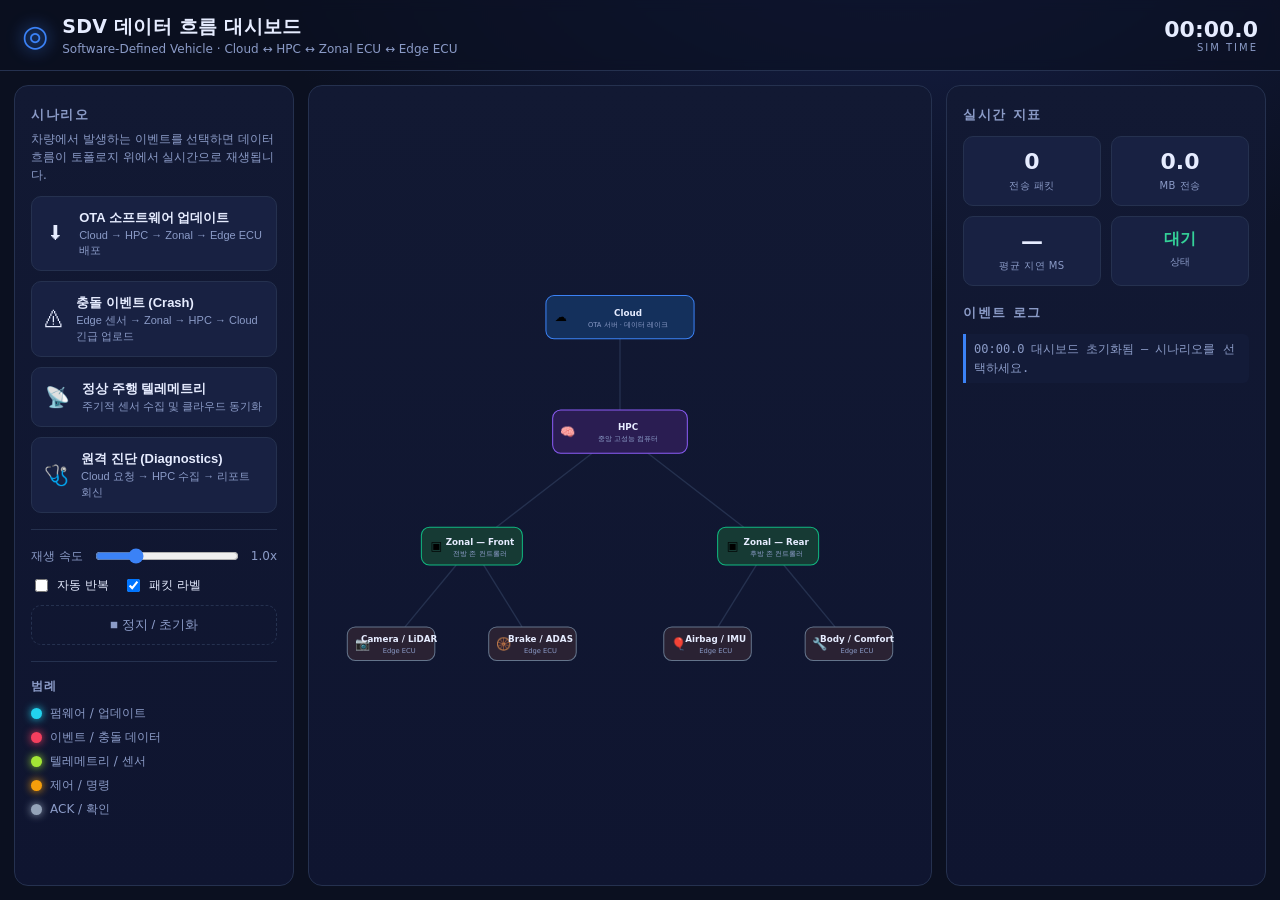
<file: dashboard/index.html>
<!DOCTYPE html>
<html lang="ko">
<head>
<meta charset="UTF-8" />
<meta name="viewport" content="width=device-width, initial-scale=1.0" />
<title>SDV 데이터 흐름 대시보드</title>
<link rel="stylesheet" href="styles.css" />
</head>
<body>
<header class="topbar">
  <div class="brand">
    <span class="logo">◎</span>
    <div>
      <h1>SDV 데이터 흐름 대시보드</h1>
      <p class="subtitle">Software-Defined Vehicle · Cloud ↔ HPC ↔ Zonal ECU ↔ Edge ECU</p>
    </div>
  </div>
  <div class="clock">
    <span id="sim-clock">00:00.0</span>
    <small>SIM TIME</small>
  </div>
</header>

<main class="layout">
  <!-- 좌측: 시나리오 제어판 -->
  <aside class="panel controls">
    <h2>시나리오</h2>
    <p class="hint">차량에서 발생하는 이벤트를 선택하면 데이터 흐름이 토폴로지 위에서 실시간으로 재생됩니다.</p>

    <button class="scenario-btn" data-scenario="ota">
      <span class="ico">⬇</span>
      <span class="txt">
        <strong>OTA 소프트웨어 업데이트</strong>
        <small>Cloud → HPC → Zonal → Edge ECU 배포</small>
      </span>
    </button>

    <button class="scenario-btn danger" data-scenario="crash">
      <span class="ico">⚠</span>
      <span class="txt">
        <strong>충돌 이벤트 (Crash)</strong>
        <small>Edge 센서 → Zonal → HPC → Cloud 긴급 업로드</small>
      </span>
    </button>

    <button class="scenario-btn" data-scenario="telemetry">
      <span class="ico">📡</span>
      <span class="txt">
        <strong>정상 주행 텔레메트리</strong>
        <small>주기적 센서 수집 및 클라우드 동기화</small>
      </span>
    </button>

    <button class="scenario-btn" data-scenario="diagnostics">
      <span class="ico">🩺</span>
      <span class="txt">
        <strong>원격 진단 (Diagnostics)</strong>
        <small>Cloud 요청 → HPC 수집 → 리포트 회신</small>
      </span>
    </button>

    <div class="divider"></div>

    <div class="row">
      <label for="speed">재생 속도</label>
      <input type="range" id="speed" min="0.3" max="3" step="0.1" value="1" />
      <span id="speed-val">1.0x</span>
    </div>

    <div class="row toggles">
      <label><input type="checkbox" id="autoloop" /> 자동 반복</label>
      <label><input type="checkbox" id="labels" checked /> 패킷 라벨</label>
    </div>

    <button id="stop-btn" class="ghost-btn">■ 정지 / 초기화</button>

    <div class="divider"></div>
    <h3>범례</h3>
    <ul class="legend">
      <li><span class="dot type-update"></span> 펌웨어 / 업데이트</li>
      <li><span class="dot type-event"></span> 이벤트 / 충돌 데이터</li>
      <li><span class="dot type-telemetry"></span> 텔레메트리 / 센서</li>
      <li><span class="dot type-control"></span> 제어 / 명령</li>
      <li><span class="dot type-ack"></span> ACK / 확인</li>
    </ul>
  </aside>

  <!-- 중앙: 토폴로지 -->
  <section class="panel stage">
    <svg id="topology" viewBox="0 0 900 620" preserveAspectRatio="xMidYMid meet">
      <defs>
        <radialGradient id="cloudGlow" cx="50%" cy="50%" r="60%">
          <stop offset="0%" stop-color="#3b82f6" stop-opacity="0.35"/>
          <stop offset="100%" stop-color="#3b82f6" stop-opacity="0"/>
        </radialGradient>
        <filter id="soft" x="-50%" y="-50%" width="200%" height="200%">
          <feGaussianBlur stdDeviation="3" result="b"/>
          <feMerge><feMergeNode in="b"/><feMergeNode in="SourceGraphic"/></feMerge>
        </filter>
      </defs>
      <!-- 링크/노드/패킷은 JS에서 렌더링 -->
      <g id="links"></g>
      <g id="packets"></g>
      <g id="nodes"></g>
    </svg>
  </section>

  <!-- 우측: 로그 + 지표 -->
  <aside class="panel monitor">
    <h2>실시간 지표</h2>
    <div class="metrics">
      <div class="metric">
        <span class="m-val" id="m-packets">0</span>
        <span class="m-label">전송 패킷</span>
      </div>
      <div class="metric">
        <span class="m-val" id="m-throughput">0</span>
        <span class="m-label">MB 전송</span>
      </div>
      <div class="metric">
        <span class="m-val" id="m-latency">—</span>
        <span class="m-label">평균 지연 ms</span>
      </div>
      <div class="metric">
        <span class="m-val ok" id="m-status">대기</span>
        <span class="m-label">상태</span>
      </div>
    </div>

    <h2>이벤트 로그</h2>
    <div id="log" class="log"></div>
  </aside>
</main>

<script src="app.js"></script>
</body>
</html>
</file>
<file: dashboard/styles.css>
:root {
  --bg: #0b1020;
  --panel: #121933;
  --panel-2: #0f1530;
  --line: #25314f;
  --text: #e6ecff;
  --muted: #8b9bc7;
  --accent: #3b82f6;
  --update: #22d3ee;
  --event: #f43f5e;
  --telemetry: #a3e635;
  --control: #f59e0b;
  --ack: #94a3b8;
  --ok: #34d399;
}

* { box-sizing: border-box; }
html, body { height: 100%; margin: 0; }
body {
  background: radial-gradient(1200px 700px at 70% -10%, #16204a 0%, var(--bg) 55%);
  color: var(--text);
  font-family: "Segoe UI", Roboto, "Noto Sans KR", system-ui, sans-serif;
  display: flex;
  flex-direction: column;
}

/* ---- Top bar ---- */
.topbar {
  display: flex; align-items: center; justify-content: space-between;
  padding: 14px 22px;
  border-bottom: 1px solid var(--line);
  background: rgba(10,15,32,0.6);
  backdrop-filter: blur(6px);
}
.brand { display: flex; align-items: center; gap: 14px; }
.logo {
  font-size: 30px; color: var(--accent);
  filter: drop-shadow(0 0 8px var(--accent));
}
.topbar h1 { font-size: 19px; margin: 0; letter-spacing: .3px; }
.subtitle { margin: 2px 0 0; font-size: 12px; color: var(--muted); }
.clock { text-align: right; }
.clock #sim-clock { font-size: 22px; font-variant-numeric: tabular-nums; font-weight: 600; }
.clock small { display: block; font-size: 10px; color: var(--muted); letter-spacing: 2px; }

/* ---- Layout ---- */
.layout {
  flex: 1;
  display: grid;
  grid-template-columns: 280px 1fr 320px;
  gap: 14px;
  padding: 14px;
  min-height: 0;
}
.panel {
  background: linear-gradient(180deg, var(--panel) 0%, var(--panel-2) 100%);
  border: 1px solid var(--line);
  border-radius: 14px;
  padding: 16px;
  overflow: auto;
}
.panel h2 { font-size: 13px; text-transform: uppercase; letter-spacing: 1.5px; color: var(--muted); margin: 4px 0 12px; }
.panel h3 { font-size: 12px; text-transform: uppercase; letter-spacing: 1px; color: var(--muted); margin: 4px 0 10px; }

/* ---- Controls ---- */
.controls .hint { font-size: 12px; color: var(--muted); line-height: 1.5; margin-top: -6px; }
.scenario-btn {
  display: flex; align-items: center; gap: 12px; width: 100%;
  background: #182142; color: var(--text);
  border: 1px solid var(--line); border-radius: 10px;
  padding: 12px; margin-bottom: 10px; cursor: pointer; text-align: left;
  transition: transform .12s ease, border-color .12s ease, background .12s ease;
}
.scenario-btn:hover { transform: translateY(-2px); border-color: var(--accent); background: #1d2750; }
.scenario-btn.active { border-color: var(--accent); box-shadow: 0 0 0 2px rgba(59,130,246,.35) inset; }
.scenario-btn.danger:hover { border-color: var(--event); }
.scenario-btn .ico { font-size: 20px; width: 26px; text-align: center; }
.scenario-btn .txt strong { display: block; font-size: 13px; }
.scenario-btn .txt small { color: var(--muted); font-size: 11px; }

.divider { height: 1px; background: var(--line); margin: 16px 0; }
.row { display: flex; align-items: center; gap: 10px; margin-bottom: 10px; font-size: 12px; color: var(--muted); }
.row label { white-space: nowrap; }
.row input[type=range] { flex: 1; accent-color: var(--accent); }
.toggles { flex-wrap: wrap; gap: 14px; }
.toggles label { color: var(--text); display: flex; align-items: center; gap: 6px; cursor: pointer; }

.ghost-btn {
  width: 100%; background: transparent; color: var(--muted);
  border: 1px dashed var(--line); border-radius: 10px; padding: 10px; cursor: pointer;
  transition: color .12s, border-color .12s;
}
.ghost-btn:hover { color: var(--event); border-color: var(--event); }

.legend { list-style: none; padding: 0; margin: 0; font-size: 12px; color: var(--muted); }
.legend li { display: flex; align-items: center; gap: 8px; margin-bottom: 7px; }
.dot { width: 11px; height: 11px; border-radius: 50%; box-shadow: 0 0 8px currentColor; }
.type-update { background: var(--update); color: var(--update); }
.type-event { background: var(--event); color: var(--event); }
.type-telemetry { background: var(--telemetry); color: var(--telemetry); }
.type-control { background: var(--control); color: var(--control); }
.type-ack { background: var(--ack); color: var(--ack); }

/* ---- Stage ---- */
.stage { display: flex; padding: 8px; }
#topology { width: 100%; height: 100%; }

/* SVG node styling driven by classes */
.node-box { stroke: var(--line); stroke-width: 1.5; }
.node-cloud .node-box { fill: #14305c; stroke: var(--accent); }
.node-hpc .node-box { fill: #2a1d52; stroke: #8b5cf6; }
.node-zonal .node-box { fill: #163a34; stroke: #10b981; }
.node-edge .node-box { fill: #2a2233; stroke: #64748b; }
.node-title { fill: var(--text); font-size: 13px; font-weight: 600; text-anchor: middle; }
.node-sub { fill: var(--muted); font-size: 10px; text-anchor: middle; }
.node-icon { font-size: 18px; text-anchor: middle; }
.node.pulsing .node-box { animation: pulse 1.1s ease-in-out infinite; }
@keyframes pulse {
  0%,100% { stroke-width: 1.5; filter: none; }
  50% { stroke-width: 3; filter: drop-shadow(0 0 6px currentColor); }
}

.link { stroke: var(--line); stroke-width: 2; fill: none; }
.link.hot { stroke: var(--accent); stroke-width: 3; filter: drop-shadow(0 0 4px var(--accent)); }

.packet-label { font-size: 9px; fill: var(--text); text-anchor: middle; paint-order: stroke; stroke: #0b1020; stroke-width: 3; }

/* ---- Monitor ---- */
.metrics { display: grid; grid-template-columns: 1fr 1fr; gap: 10px; margin-bottom: 18px; }
.metric {
  background: #182142; border: 1px solid var(--line); border-radius: 10px;
  padding: 12px; text-align: center;
}
.m-val { display: block; font-size: 22px; font-weight: 700; font-variant-numeric: tabular-nums; }
.m-val.ok { color: var(--ok); font-size: 16px; }
.m-label { font-size: 10px; color: var(--muted); text-transform: uppercase; letter-spacing: .5px; }

.log { font-size: 12px; line-height: 1.55; font-family: "SFMono-Regular", Consolas, monospace; }
.log-entry { padding: 6px 8px; border-left: 3px solid var(--line); margin-bottom: 5px; background: #131b38; border-radius: 0 6px 6px 0; }
.log-entry .t { color: var(--muted); margin-right: 6px; }
.log-entry.update { border-color: var(--update); }
.log-entry.event { border-color: var(--event); }
.log-entry.telemetry { border-color: var(--telemetry); }
.log-entry.control { border-color: var(--control); }
.log-entry.ack { border-color: var(--ack); }
.log-entry.system { border-color: var(--accent); color: var(--muted); }

@media (max-width: 1100px) {
  .layout { grid-template-columns: 1fr; }
  .stage { min-height: 420px; }
}
</file>
